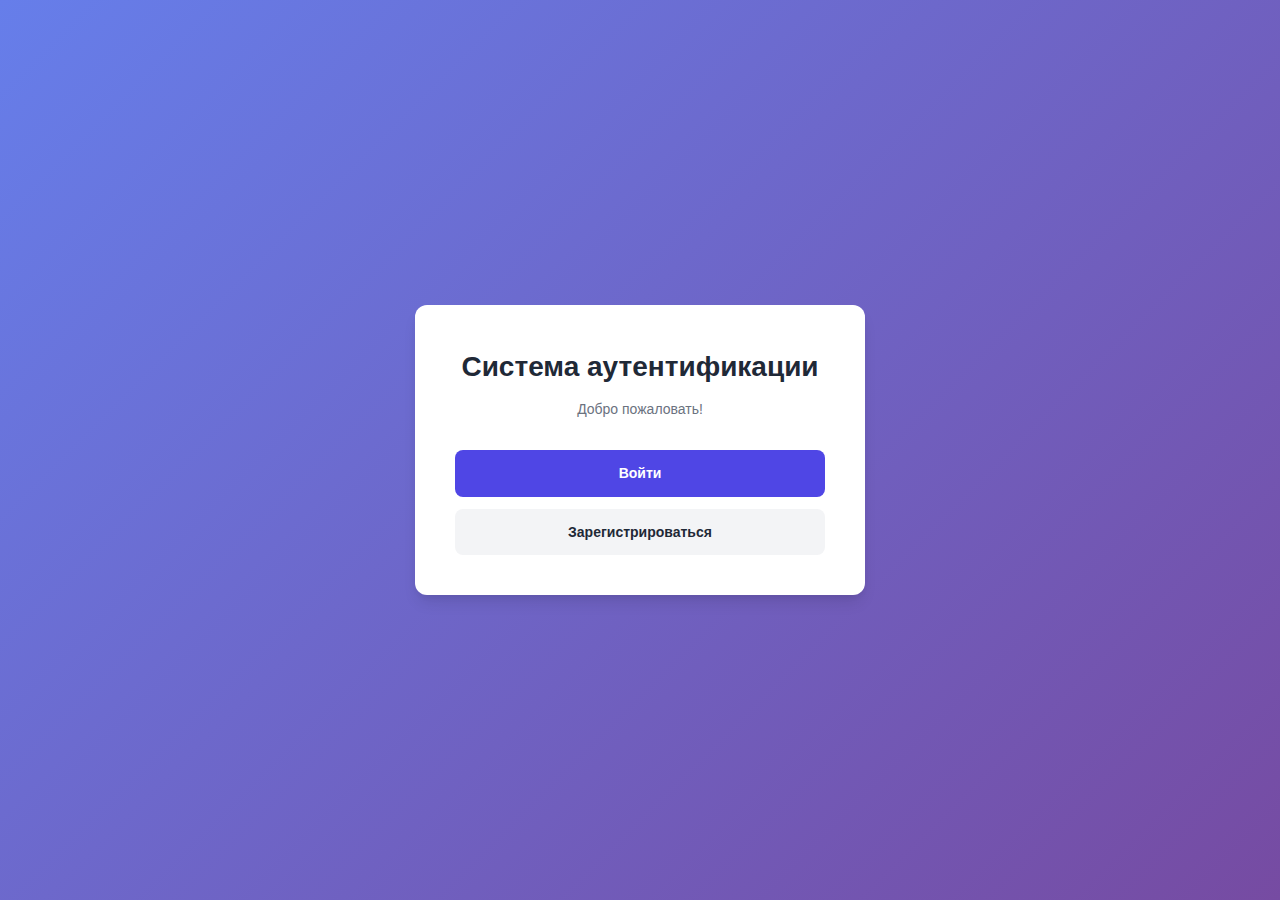
<file: templates/auth/index.html>
<!DOCTYPE html>
<html lang="ru">
<head>
    <meta charset="UTF-8">
    <meta name="viewport" content="width=device-width, initial-scale=1.0">
    <title>Система аутентификации</title>
    <link rel="stylesheet" href="/static/auth/css/styles.css">
</head>
<body>
    <div class="auth-container">
        <div class="auth-card">
            <div class="auth-header">
                <h1>Система аутентификации</h1>
                <p>Добро пожаловать!</p>
            </div>
            
            <div style="text-align: center; margin-top: 30px;">
                <a href="/auth/login/" class="btn btn-primary" style="margin-bottom: 12px;">Войти</a>
                <a href="/auth/register/" class="btn btn-secondary">Зарегистрироваться</a>
            </div>
        </div>
    </div>
    
    <script src="/static/auth/js/api.js"></script>
    <script>
        // Redirect if already authenticated
        if (AuthAPI.isAuthenticated()) {
            window.location.href = '/auth/profile/';
        }
    </script>
</body>
</html>
</file>
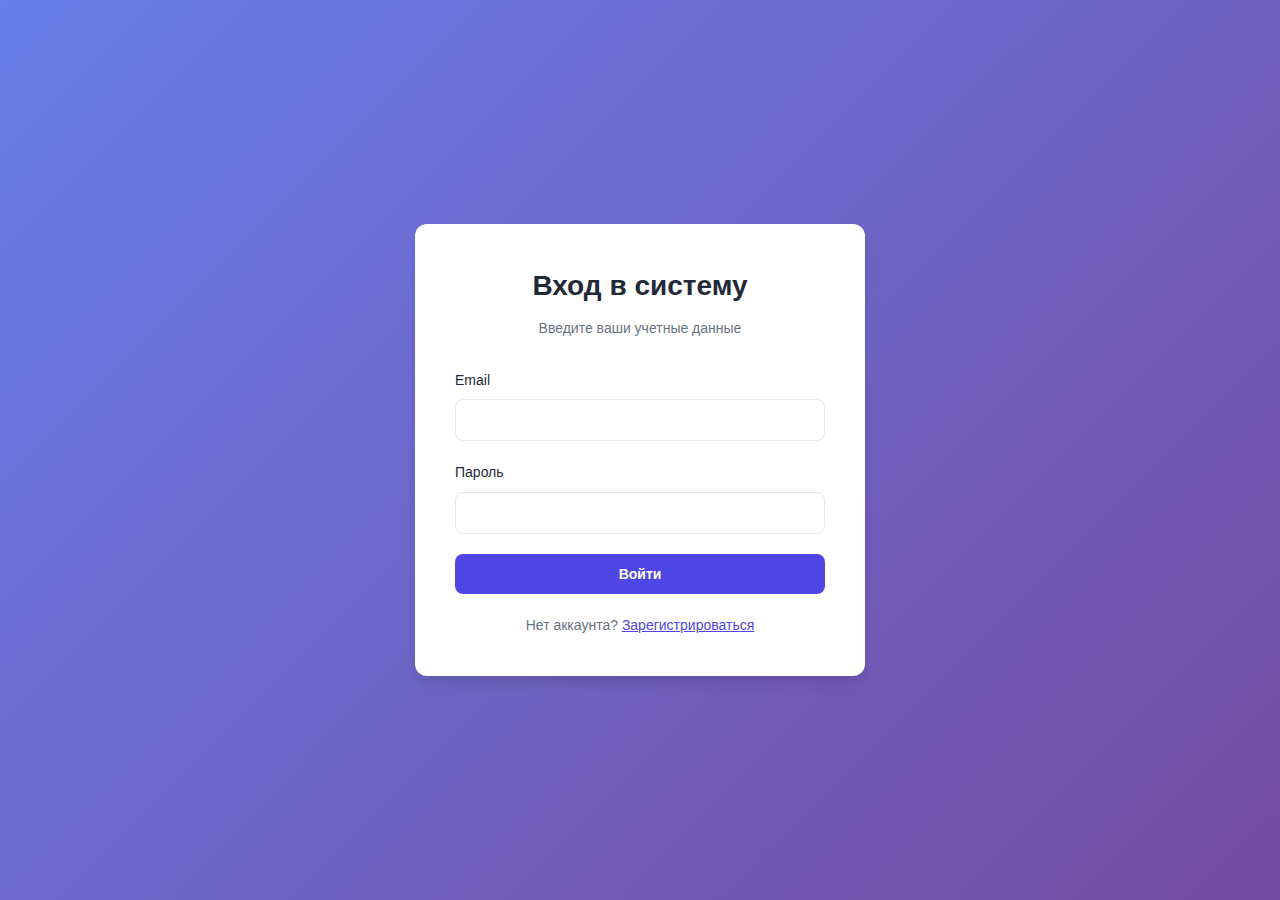
<file: templates/auth/login.html>
<!DOCTYPE html>
<html lang="ru">
<head>
    <meta charset="UTF-8">
    <meta name="viewport" content="width=device-width, initial-scale=1.0">
    <title>Вход в систему</title>
    <link rel="stylesheet" href="/static/auth/css/styles.css">
</head>
<body>
    <div class="auth-container">
        <div class="auth-card">
            <div class="auth-header">
                <h1>Вход в систему</h1>
                <p>Введите ваши учетные данные</p>
            </div>
            
            <div id="alert-container"></div>
            
            <form id="login-form">
                <div class="form-group">
                    <label for="email">Email</label>
                    <input type="email" id="email" name="email" required autocomplete="email">
                    <span class="error-message" id="email-error"></span>
                </div>
                
                <div class="form-group">
                    <label for="password">Пароль</label>
                    <input type="password" id="password" name="password" required autocomplete="current-password">
                    <span class="error-message" id="password-error"></span>
                </div>
                
                <button type="submit" class="btn btn-primary" id="submit-btn">
                    Войти
                </button>
            </form>
            
            <div style="margin-top: 20px; text-align: center;">
                <p style="color: var(--text-secondary); font-size: 14px;">
                    Нет аккаунта? 
                    <a href="/auth/register/" class="btn-link">Зарегистрироваться</a>
                </p>
            </div>
        </div>
    </div>
    
    <script src="/static/auth/js/api.js"></script>
    <script>
        // Redirect if already authenticated
        if (AuthAPI.isAuthenticated()) {
            window.location.href = '/auth/profile/';
        }
        
        const form = document.getElementById('login-form');
        const submitBtn = document.getElementById('submit-btn');
        const alertContainer = document.getElementById('alert-container');
        
        function showAlert(message, type = 'error') {
            alertContainer.innerHTML = `
                <div class="alert alert-${type}">
                    <span>${message}</span>
                </div>
            `;
            setTimeout(() => {
                alertContainer.innerHTML = '';
            }, 5000);
        }
        
        function clearErrors() {
            document.querySelectorAll('.error-message').forEach(el => el.textContent = '');
            document.querySelectorAll('.form-group input').forEach(el => el.classList.remove('error'));
        }
        
        function setFieldError(fieldName, message) {
            const field = document.getElementById(fieldName);
            const errorEl = document.getElementById(`${fieldName}-error`);
            if (field) field.classList.add('error');
            if (errorEl) errorEl.textContent = message;
        }
        
        form.addEventListener('submit', async (e) => {
            e.preventDefault();
            clearErrors();
            
            const email = document.getElementById('email').value.trim();
            const password = document.getElementById('password').value;
            
            if (!email || !password) {
                showAlert('Пожалуйста, заполните все поля');
                return;
            }
            
            submitBtn.disabled = true;
            submitBtn.innerHTML = '<span class="spinner"></span> Вход...';
            
            const result = await AuthAPI.login(email, password);
            
            submitBtn.disabled = false;
            submitBtn.textContent = 'Войти';
            
            if (result.success) {
                showAlert('Успешный вход! Перенаправление...', 'success');
                setTimeout(() => {
                    window.location.href = '/auth/profile/';
                }, 1000);
            } else {
                if (result.error.includes('email') || result.error.includes('password')) {
                    setFieldError('email', 'Неверный email или пароль');
                    setFieldError('password', '');
                } else {
                    showAlert(result.error || 'Ошибка при входе');
                }
            }
        });
    </script>
</body>
</html>
</file>
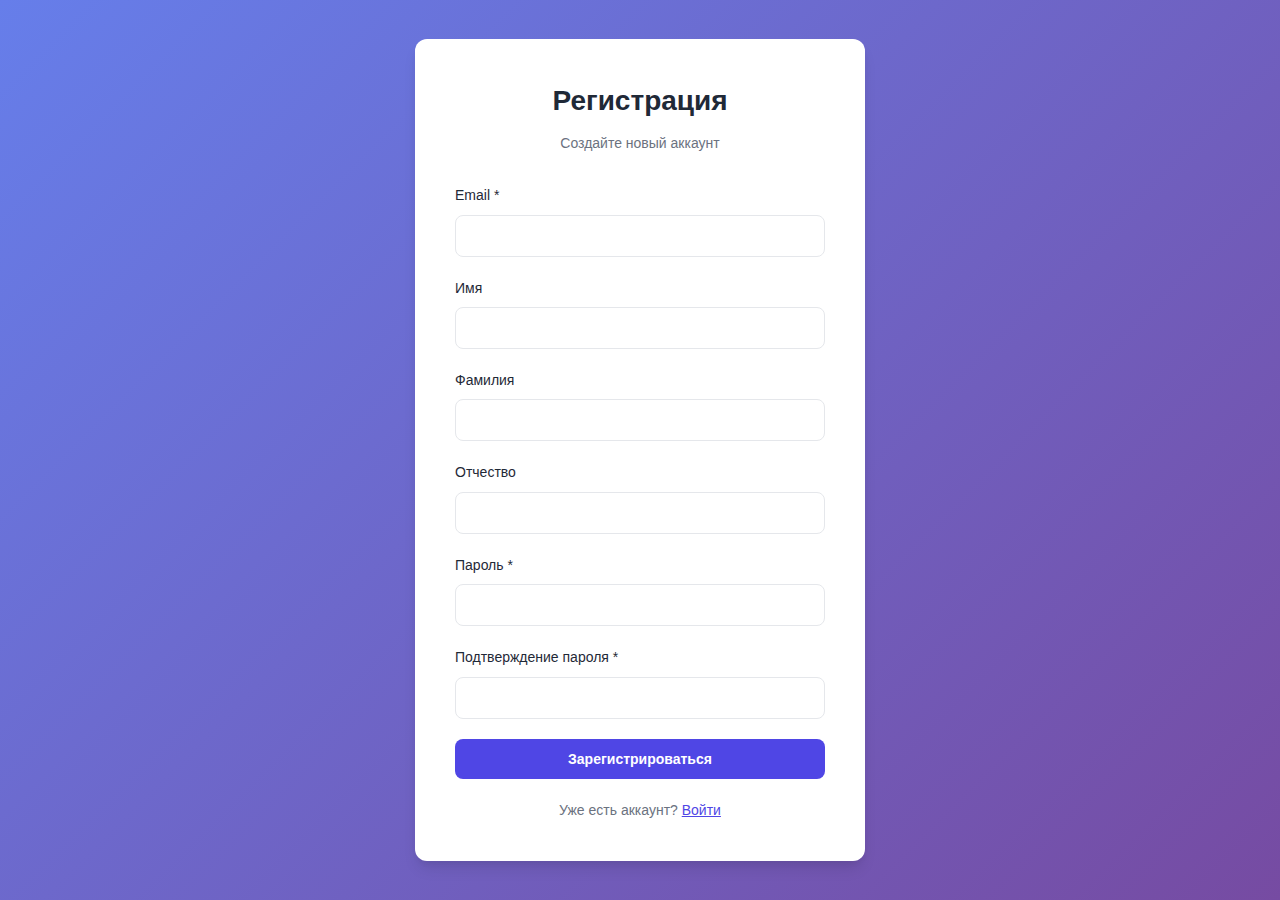
<file: templates/auth/register.html>
<!DOCTYPE html>
<html lang="ru">
<head>
    <meta charset="UTF-8">
    <meta name="viewport" content="width=device-width, initial-scale=1.0">
    <title>Регистрация</title>
    <link rel="stylesheet" href="/static/auth/css/styles.css">
</head>
<body>
    <div class="auth-container">
        <div class="auth-card">
            <div class="auth-header">
                <h1>Регистрация</h1>
                <p>Создайте новый аккаунт</p>
            </div>
            
            <div id="alert-container"></div>
            
            <form id="register-form">
                <div class="form-group">
                    <label for="email">Email *</label>
                    <input type="email" id="email" name="email" required autocomplete="email">
                    <span class="error-message" id="email-error"></span>
                </div>
                
                <div class="form-group">
                    <label for="first_name">Имя</label>
                    <input type="text" id="first_name" name="first_name" autocomplete="given-name">
                    <span class="error-message" id="first_name-error"></span>
                </div>
                
                <div class="form-group">
                    <label for="last_name">Фамилия</label>
                    <input type="text" id="last_name" name="last_name" autocomplete="family-name">
                    <span class="error-message" id="last_name-error"></span>
                </div>
                
                <div class="form-group">
                    <label for="middle_name">Отчество</label>
                    <input type="text" id="middle_name" name="middle_name" autocomplete="additional-name">
                    <span class="error-message" id="middle_name-error"></span>
                </div>
                
                <div class="form-group">
                    <label for="password">Пароль *</label>
                    <input type="password" id="password" name="password" required autocomplete="new-password">
                    <span class="error-message" id="password-error"></span>
                </div>
                
                <div class="form-group">
                    <label for="password_confirm">Подтверждение пароля *</label>
                    <input type="password" id="password_confirm" name="password_confirm" required autocomplete="new-password">
                    <span class="error-message" id="password_confirm-error"></span>
                </div>
                
                <button type="submit" class="btn btn-primary" id="submit-btn">
                    Зарегистрироваться
                </button>
            </form>
            
            <div style="margin-top: 20px; text-align: center;">
                <p style="color: var(--text-secondary); font-size: 14px;">
                    Уже есть аккаунт? 
                    <a href="/auth/login/" class="btn-link">Войти</a>
                </p>
            </div>
        </div>
    </div>
    
    <script src="/static/auth/js/api.js"></script>
    <script>
        // Redirect if already authenticated
        if (AuthAPI.isAuthenticated()) {
            window.location.href = '/auth/profile/';
        }
        
        const form = document.getElementById('register-form');
        const submitBtn = document.getElementById('submit-btn');
        const alertContainer = document.getElementById('alert-container');
        
        function showAlert(message, type = 'error') {
            alertContainer.innerHTML = `
                <div class="alert alert-${type}">
                    <span>${message}</span>
                </div>
            `;
            setTimeout(() => {
                alertContainer.innerHTML = '';
            }, 5000);
        }
        
        function clearErrors() {
            document.querySelectorAll('.error-message').forEach(el => el.textContent = '');
            document.querySelectorAll('.form-group input').forEach(el => el.classList.remove('error'));
        }
        
        function setFieldError(fieldName, message) {
            const field = document.getElementById(fieldName);
            const errorEl = document.getElementById(`${fieldName}-error`);
            if (field) field.classList.add('error');
            if (errorEl) errorEl.textContent = message;
        }
        
        function setErrors(errors) {
            clearErrors();
            Object.keys(errors).forEach(field => {
                const errorMessages = Array.isArray(errors[field]) ? errors[field] : [errors[field]];
                setFieldError(field, errorMessages[0]);
            });
        }
        
        // Password match validation
        document.getElementById('password_confirm').addEventListener('blur', function() {
            const password = document.getElementById('password').value;
            const passwordConfirm = this.value;
            
            if (password && passwordConfirm && password !== passwordConfirm) {
                setFieldError('password_confirm', 'Пароли не совпадают');
            } else {
                const errorEl = document.getElementById('password_confirm-error');
                if (errorEl) errorEl.textContent = '';
                const field = document.getElementById('password_confirm');
                if (field) field.classList.remove('error');
            }
        });
        
        form.addEventListener('submit', async (e) => {
            e.preventDefault();
            clearErrors();
            
            const formData = {
                email: document.getElementById('email').value.trim(),
                first_name: document.getElementById('first_name').value.trim(),
                last_name: document.getElementById('last_name').value.trim(),
                middle_name: document.getElementById('middle_name').value.trim(),
                password: document.getElementById('password').value,
                password_confirm: document.getElementById('password_confirm').value,
            };
            
            if (!formData.email || !formData.password || !formData.password_confirm) {
                showAlert('Пожалуйста, заполните обязательные поля');
                return;
            }
            
            if (formData.password !== formData.password_confirm) {
                setFieldError('password_confirm', 'Пароли не совпадают');
                return;
            }
            
            submitBtn.disabled = true;
            submitBtn.innerHTML = '<span class="spinner"></span> Регистрация...';
            
            const result = await AuthAPI.register(formData);
            
            submitBtn.disabled = false;
            submitBtn.textContent = 'Зарегистрироваться';
            
            if (result.success) {
                showAlert('Регистрация успешна! Выполняется вход...', 'success');
                // Auto login after registration
                const loginResult = await AuthAPI.login(formData.email, formData.password);
                if (loginResult.success) {
                    setTimeout(() => {
                        window.location.href = '/auth/profile/';
                    }, 1000);
                } else {
                    setTimeout(() => {
                        window.location.href = '/auth/login/';
                    }, 1000);
                }
            } else {
                // Check if we have field-level errors
                if (result.errorData) {
                    setErrors(result.errorData);
                } else {
                    // General error message
                    if (result.error.toLowerCase().includes('email')) {
                        setFieldError('email', 'Пользователь с таким email уже существует');
                    } else if (result.error.toLowerCase().includes('password')) {
                        setFieldError('password', result.error);
                    } else {
                        showAlert(result.error || 'Ошибка при регистрации');
                    }
                }
            }
        });
    </script>
</body>
</html>
</file>
<file: static/auth/css/styles.css>
/* Global Styles */
* {
    margin: 0;
    padding: 0;
    box-sizing: border-box;
}

:root {
    --primary-color: #4f46e5;
    --primary-hover: #4338ca;
    --secondary-color: #6366f1;
    --success-color: #10b981;
    --danger-color: #ef4444;
    --warning-color: #f59e0b;
    --text-primary: #1f2937;
    --text-secondary: #6b7280;
    --border-color: #e5e7eb;
    --bg-primary: #ffffff;
    --bg-secondary: #f9fafb;
    --bg-tertiary: #f3f4f6;
    --shadow: 0 1px 3px 0 rgba(0, 0, 0, 0.1), 0 1px 2px 0 rgba(0, 0, 0, 0.06);
    --shadow-lg: 0 10px 15px -3px rgba(0, 0, 0, 0.1), 0 4px 6px -2px rgba(0, 0, 0, 0.05);
}

body {
    font-family: -apple-system, BlinkMacSystemFont, 'Segoe UI', Roboto, 'Helvetica Neue', Arial, sans-serif;
    background: linear-gradient(135deg, #667eea 0%, #764ba2 100%);
    min-height: 100vh;
    color: var(--text-primary);
    line-height: 1.6;
}

.container {
    max-width: 1200px;
    margin: 0 auto;
    padding: 0 20px;
}

/* Auth Container */
.auth-container {
    min-height: 100vh;
    display: flex;
    align-items: center;
    justify-content: center;
    padding: 20px;
}

.auth-card {
    background: var(--bg-primary);
    border-radius: 12px;
    box-shadow: var(--shadow-lg);
    width: 100%;
    max-width: 450px;
    padding: 40px;
    animation: slideUp 0.3s ease-out;
}

@keyframes slideUp {
    from {
        opacity: 0;
        transform: translateY(20px);
    }
    to {
        opacity: 1;
        transform: translateY(0);
    }
}

.auth-header {
    text-align: center;
    margin-bottom: 30px;
}

.auth-header h1 {
    font-size: 28px;
    font-weight: 700;
    color: var(--text-primary);
    margin-bottom: 8px;
}

.auth-header p {
    color: var(--text-secondary);
    font-size: 14px;
}

/* Form Styles */
.form-group {
    margin-bottom: 20px;
}

.form-group label {
    display: block;
    margin-bottom: 8px;
    font-weight: 500;
    color: var(--text-primary);
    font-size: 14px;
}

.form-group input {
    width: 100%;
    padding: 12px 16px;
    border: 1px solid var(--border-color);
    border-radius: 8px;
    font-size: 14px;
    transition: all 0.2s;
    background: var(--bg-primary);
    color: var(--text-primary);
}

.form-group input:focus {
    outline: none;
    border-color: var(--primary-color);
    box-shadow: 0 0 0 3px rgba(79, 70, 229, 0.1);
}

.form-group input.error {
    border-color: var(--danger-color);
}

.error-message {
    color: var(--danger-color);
    font-size: 12px;
    margin-top: 6px;
    display: block;
}

/* Button Styles */
.btn {
    display: inline-block;
    padding: 12px 24px;
    border: none;
    border-radius: 8px;
    font-size: 14px;
    font-weight: 600;
    cursor: pointer;
    transition: all 0.2s;
    text-align: center;
    text-decoration: none;
    width: 100%;
}

.btn-primary {
    background: var(--primary-color);
    color: white;
}

.btn-primary:hover {
    background: var(--primary-hover);
    transform: translateY(-1px);
    box-shadow: var(--shadow-lg);
}

.btn-primary:active {
    transform: translateY(0);
}

.btn-primary:disabled {
    background: var(--text-secondary);
    cursor: not-allowed;
    transform: none;
}

.btn-danger {
    background: var(--danger-color);
    color: white;
}

.btn-danger:hover {
    background: #dc2626;
}

.btn-secondary {
    background: var(--bg-tertiary);
    color: var(--text-primary);
}

.btn-secondary:hover {
    background: var(--border-color);
}

.btn-link {
    background: none;
    color: var(--primary-color);
    text-decoration: underline;
    padding: 0;
    width: auto;
}

.btn-link:hover {
    color: var(--primary-hover);
}

/* Alert Styles */
.alert {
    padding: 12px 16px;
    border-radius: 8px;
    margin-bottom: 20px;
    font-size: 14px;
    display: flex;
    align-items: center;
    gap: 8px;
}

.alert-error {
    background: #fee2e2;
    color: #991b1b;
    border: 1px solid #fecaca;
}

.alert-success {
    background: #d1fae5;
    color: #065f46;
    border: 1px solid #a7f3d0;
}

.alert-info {
    background: #dbeafe;
    color: #1e40af;
    border: 1px solid #93c5fd;
}

/* Profile Page */
.profile-container {
    min-height: 100vh;
    padding: 40px 20px;
}

.profile-card {
    background: var(--bg-primary);
    border-radius: 12px;
    box-shadow: var(--shadow-lg);
    max-width: 800px;
    margin: 0 auto;
    padding: 40px;
}

.profile-header {
    display: flex;
    justify-content: space-between;
    align-items: center;
    margin-bottom: 30px;
    padding-bottom: 20px;
    border-bottom: 1px solid var(--border-color);
}

.profile-header h1 {
    font-size: 28px;
    font-weight: 700;
    color: var(--text-primary);
}

.profile-info {
    display: grid;
    gap: 20px;
}

.info-row {
    display: grid;
    grid-template-columns: 150px 1fr;
    gap: 20px;
    align-items: center;
}

.info-label {
    font-weight: 600;
    color: var(--text-secondary);
    font-size: 14px;
}

.info-value {
    color: var(--text-primary);
    font-size: 14px;
}

.profile-actions {
    margin-top: 30px;
    padding-top: 30px;
    border-top: 1px solid var(--border-color);
    display: flex;
    gap: 12px;
    flex-wrap: wrap;
}

/* Navigation */
.nav {
    background: var(--bg-primary);
    box-shadow: var(--shadow);
    padding: 16px 0;
    margin-bottom: 20px;
}

.nav-content {
    max-width: 1200px;
    margin: 0 auto;
    padding: 0 20px;
    display: flex;
    justify-content: space-between;
    align-items: center;
}

.nav-links {
    display: flex;
    gap: 20px;
    align-items: center;
}

.nav-link {
    color: var(--text-primary);
    text-decoration: none;
    font-weight: 500;
    font-size: 14px;
    transition: color 0.2s;
}

.nav-link:hover {
    color: var(--primary-color);
}

/* Loading Spinner */
.spinner {
    display: inline-block;
    width: 16px;
    height: 16px;
    border: 2px solid rgba(255, 255, 255, 0.3);
    border-radius: 50%;
    border-top-color: white;
    animation: spin 0.6s linear infinite;
}

@keyframes spin {
    to { transform: rotate(360deg); }
}

/* Responsive */
@media (max-width: 768px) {
    .auth-card {
        padding: 30px 20px;
    }
    
    .profile-card {
        padding: 30px 20px;
    }
    
    .info-row {
        grid-template-columns: 1fr;
        gap: 8px;
    }
    
    .profile-actions {
        flex-direction: column;
    }
    
    .btn {
        width: 100%;
    }
}
</file>
